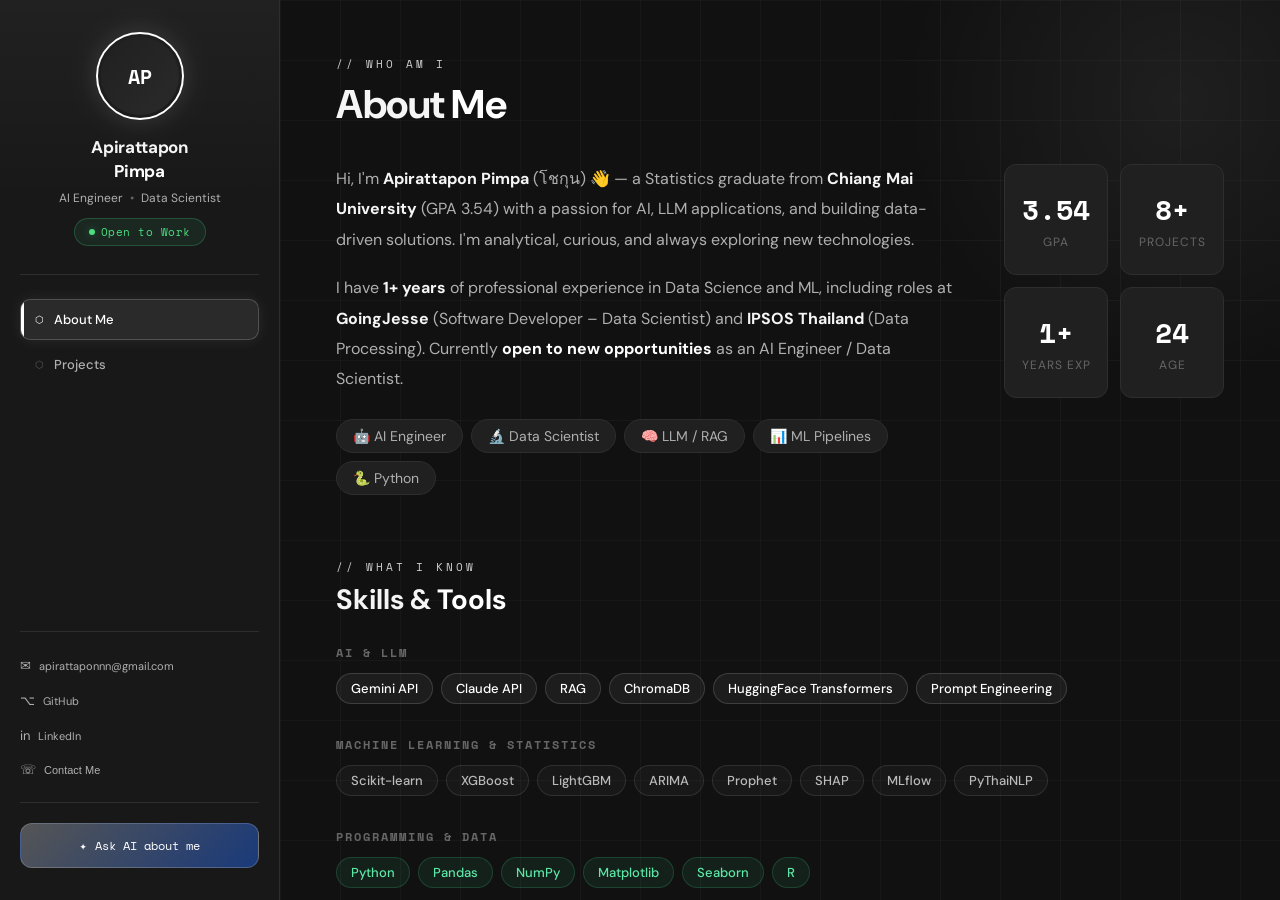
<file: frontend/index.html>
<!DOCTYPE html>
<html lang="en">
<head>
  <meta charset="UTF-8" />
  <meta name="viewport" content="width=device-width, initial-scale=1.0" />
  <title>Apirattapon Pimpa — AI Engineer</title>
  <meta name="description" content="AI Engineer & Data Scientist portfolio — Apirattapon Pimpa (โชกุน). Specializing in LLM, RAG, ML pipelines, and NLP." />
  <link rel="preconnect" href="https://fonts.googleapis.com" />
  <link href="https://fonts.googleapis.com/css2?family=Space+Mono:wght@400;700&family=DM+Sans:wght@300;400;500;600&display=swap" rel="stylesheet" />
  <link rel="stylesheet" href="css/main.css" />
  <link rel="stylesheet" href="css/sidebar.css" />
  <link rel="stylesheet" href="css/cards.css" />
  <link rel="stylesheet" href="css/animations.css" />
  <link rel="stylesheet" href="css/chatbot.css" />
</head>
<body>

  <!-- SIDEBAR -->
  <aside class="sidebar" id="sidebar">
    <div class="sidebar-header">
      <div class="avatar-ring">
        <div class="avatar-placeholder">AP</div>
      </div>
      <h2 class="sidebar-name">Apirattapon<br/><span>Pimpa</span></h2>
      <p class="sidebar-role">AI Engineer <span class="dot">•</span> Data Scientist</p>
      <div class="status-badge">
        <span class="status-dot"></span> Open to Work
      </div>
    </div>

    <nav class="sidebar-nav">
      <a href="#about" class="nav-item active" data-section="about">
        <span class="nav-icon">⬡</span> About Me
      </a>
      <a href="#projects" class="nav-item" data-section="projects">
        <span class="nav-icon">⬡</span> Projects
      </a>
    </nav>

    <div class="sidebar-contacts">
      <a href="mailto:apirattaponnn@gmail.com" class="contact-link">
        <span>✉</span> apirattaponnn@gmail.com
      </a>
      <a href="https://github.com/Naminshxn31" target="_blank" class="contact-link">
        <span>⌥</span> GitHub
      </a>
      <a href="https://www.linkedin.com/in/apirattapon-pimpa-913632317/" target="_blank" class="contact-link">
        <span>in</span> LinkedIn
      </a>
      <button class="contact-link contact-btn" id="contactBtn">
        <span>☏</span> Contact Me
      </button>
    </div>

    <button class="chat-toggle" id="chatToggle">
      <span>✦</span> Ask AI about me
    </button>
  </aside>

  <!-- MAIN CONTENT -->
  <main class="main-content" id="mainContent">

    <!-- MOBILE HEADER -->
    <header class="mobile-header">
      <button class="menu-btn" id="menuBtn">☰</button>
      <span class="mobile-title">Apirattapon.dev</span>
    </header>

    <!-- SECTIONS -->
    <div class="sections-wrapper">
      <section id="about" class="section active-section">
        <div id="about-content"></div>
      </section>
      <section id="projects" class="section">
        <div id="projects-content"></div>
      </section>
    </div>
  </main>

  <!-- CHATBOT PANEL -->
  <div class="chatbot-panel" id="chatbotPanel">
    <div class="chatbot-header">
      <div class="chatbot-title">
        <span class="chatbot-dot"></span>
        <span>AI Assistant</span>
      </div>
      <button class="chatbot-close" id="chatClose">✕</button>
    </div>
    <div class="chatbot-messages" id="chatMessages">
      <div class="chat-msg bot">
        <p>Hi! I'm an AI that knows Apirattapon well 👋<br/>Ask me about skills, projects, or experience!</p>
      </div>
    </div>
    <div class="chatbot-input-area">
      <input type="text" id="chatInput" placeholder="Ask about Apirattapon..." />
      <button id="chatSend">➤</button>
    </div>
  </div>

  <div class="overlay" id="overlay"></div>

  <!-- CONTACT MODAL -->
  <div class="contact-modal" id="contactModal">
    <div class="contact-modal-box">
      <div class="contact-modal-header">
        <h3>Get in Touch</h3>
        <button class="contact-modal-close" id="contactClose">✕</button>
      </div>
      <form class="contact-form" id="contactForm">
        <div class="form-group">
          <label>Your Name</label>
          <input type="text" id="formName" placeholder="John Doe" required />
        </div>
        <div class="form-group">
          <label>Your Email</label>
          <input type="email" id="formEmail" placeholder="john@example.com" required />
        </div>
        <div class="form-group">
          <label>Message</label>
          <textarea id="formMessage" placeholder="Hi Apirattapon, I'd like to..." rows="4" required></textarea>
        </div>
        <button type="submit" class="contact-submit">Send Message ➤</button>
      </form>
      <div class="contact-info-row">
        <a href="mailto:apirattaponnn@gmail.com" class="contact-info-link">✉ apirattaponnn@gmail.com</a>
        <span class="contact-info-link">☏ 096-369-8747</span>
      </div>
    </div>
  </div>

  <script src="js/projects.js"></script>
  <script src="js/main.js"></script>
  <script src="js/chatbot-ui.js"></script>
</body>
</html>
</file>
<file: frontend/css/main.css>
/* ===== CSS VARIABLES ===== */
:root {
  --bg-primary: #111111;
  --bg-secondary: #181818;
  --bg-card: #202020;
  --bg-hover: #2a2a2a;
  --accent: #ffffff;
  --accent-dim: #555555;
  --accent-glow: rgba(255, 255, 255, 0.08);
  --accent-glow-strong: rgba(255, 255, 255, 0.15);
  --green: #4ade80;
  --yellow: #fbbf24;
  --red: #f87171;
  --purple: #b0b0b0;
  --text-primary: #f5f5f5;
  --text-secondary: #b0b0b0;
  --text-dim: #666666;
  --border: #2e2e2e;
  --border-accent: rgba(255, 255, 255, 0.18);
  --sidebar-width: 280px;
  --font-mono: 'Space Mono', monospace;
  --font-body: 'DM Sans', sans-serif;
}

/* ===== RESET ===== */
*, *::before, *::after { box-sizing: border-box; margin: 0; padding: 0; }

html { scroll-behavior: smooth; }

body {
  background: var(--bg-primary);
  color: var(--text-primary);
  font-family: var(--font-body);
  display: flex;
  min-height: 100vh;
  overflow-x: hidden;
}

a { text-decoration: none; color: inherit; }

/* ===== LAYOUT ===== */
.main-content {
  margin-left: var(--sidebar-width);
  flex: 1;
  height: 100vh;
  overflow-y: auto;
  background: var(--bg-primary);
  position: relative;
}

/* Grid background pattern */
.main-content::before {
  content: '';
  position: fixed;
  top: 0; left: var(--sidebar-width); right: 0; bottom: 0;
  background-image:
    linear-gradient(rgba(255, 255, 255, 0.03) 1px, transparent 1px),
    linear-gradient(90deg, rgba(255, 255, 255, 0.03) 1px, transparent 1px);
  background-size: 60px 60px;
  pointer-events: none;
  z-index: 0;
}

/* Gradient orb top-right */
.main-content::after {
  content: '';
  position: fixed;
  top: -200px; right: -200px;
  width: 600px; height: 600px;
  background: radial-gradient(circle, rgba(255, 255, 255, 0.06) 0%, transparent 70%);
  pointer-events: none;
  z-index: 0;
}

.sections-wrapper {
  padding: 56px 56px 80px;
  max-width: 1200px;
  margin: 0 auto;
  position: relative;
  z-index: 1;
}

/* ===== SECTION ===== */
.section {
  display: none;
  animation: fadeIn 0.5s cubic-bezier(0.22, 1, 0.36, 1);
}
.section.active-section { display: block; }

/* ===== SECTION HEADER ===== */
.section-label {
  font-family: var(--font-mono);
  font-size: 11px;
  color: var(--accent);
  letter-spacing: 3px;
  text-transform: uppercase;
  margin-bottom: 8px;
  opacity: 0.8;
}
.section-title {
  font-size: 40px;
  font-weight: 700;
  color: var(--text-primary);
  margin-bottom: 36px;
  line-height: 1.2;
  letter-spacing: -0.5px;
}
.section-title span { color: var(--accent); }

/* ===== MOBILE HEADER ===== */
.mobile-header {
  display: none;
  align-items: center;
  gap: 16px;
  padding: 16px 24px;
  background: rgba(17, 19, 24, 0.9);
  backdrop-filter: blur(12px);
  -webkit-backdrop-filter: blur(12px);
  border-bottom: 1px solid var(--border);
  position: sticky;
  top: 0;
  z-index: 100;
}
.menu-btn {
  background: none;
  border: 1px solid var(--border);
  color: var(--text-primary);
  width: 36px;
  height: 36px;
  border-radius: 8px;
  cursor: pointer;
  font-size: 16px;
  transition: border-color 0.2s;
}
.menu-btn:hover { border-color: var(--accent); }
.mobile-title {
  font-family: var(--font-mono);
  font-size: 14px;
  color: var(--accent);
}

/* ===== OVERLAY ===== */
.overlay {
  display: none;
  position: fixed;
  inset: 0;
  background: rgba(0,0,0,0.6);
  backdrop-filter: blur(4px);
  z-index: 150;
}
.overlay.active { display: block; }

/* ===== CONTACT MODAL ===== */
.contact-modal {
  display: none;
  position: fixed;
  inset: 0;
  z-index: 500;
  align-items: center;
  justify-content: center;
  padding: 20px;
}
.contact-modal.open { display: flex; }

.contact-modal-box {
  background: var(--bg-secondary);
  border: 1px solid var(--border-accent);
  border-radius: 20px;
  padding: 32px;
  width: 100%;
  max-width: 440px;
  box-shadow: 0 24px 64px rgba(0,0,0,0.5);
  animation: fadeIn 0.3s cubic-bezier(0.22,1,0.36,1);
  position: relative;
  z-index: 501;
}
.contact-modal-header {
  display: flex;
  justify-content: space-between;
  align-items: center;
  margin-bottom: 24px;
}
.contact-modal-header h3 {
  font-size: 18px;
  font-weight: 600;
  color: var(--text-primary);
}
.contact-modal-close {
  background: none;
  border: none;
  color: var(--text-dim);
  cursor: pointer;
  font-size: 16px;
  width: 30px; height: 30px;
  border-radius: 8px;
  transition: all 0.2s;
  display: flex; align-items: center; justify-content: center;
}
.contact-modal-close:hover { background: var(--bg-hover); color: var(--text-primary); }

.contact-form { display: flex; flex-direction: column; gap: 16px; }
.form-group { display: flex; flex-direction: column; gap: 6px; }
.form-group label { font-size: 12px; color: var(--text-dim); letter-spacing: 1px; text-transform: uppercase; font-family: var(--font-mono); }
.form-group input, .form-group textarea {
  background: var(--bg-card);
  border: 1px solid var(--border);
  border-radius: 10px;
  padding: 10px 14px;
  color: var(--text-primary);
  font-size: 14px;
  font-family: var(--font-body);
  outline: none;
  transition: border-color 0.2s;
  resize: none;
}
.form-group input:focus, .form-group textarea:focus { border-color: var(--border-accent); }
.form-group input::placeholder, .form-group textarea::placeholder { color: var(--text-dim); }

.contact-submit {
  background: var(--accent);
  border: none;
  border-radius: 10px;
  padding: 12px;
  color: #000;
  font-size: 14px;
  font-weight: 600;
  cursor: pointer;
  transition: all 0.2s;
  margin-top: 4px;
}
.contact-submit:hover { opacity: 0.85; transform: translateY(-1px); }

.contact-info-row {
  display: flex;
  flex-direction: column;
  gap: 6px;
  margin-top: 20px;
  padding-top: 16px;
  border-top: 1px solid var(--border);
}
.contact-info-link {
  font-size: 12px;
  color: var(--text-secondary);
  text-decoration: none;
  transition: color 0.2s;
}
a.contact-info-link:hover { color: var(--accent); }

/* contact button in sidebar */
.contact-btn {
  background: none;
  border: none;
  cursor: pointer;
  text-align: left;
  width: 100%;
  padding: 5px 0;
  font-size: 11px;
}

/* ===== SCROLLBAR ===== */
::-webkit-scrollbar { width: 4px; }
::-webkit-scrollbar-track { background: var(--bg-primary); }
::-webkit-scrollbar-thumb { background: var(--accent-dim); border-radius: 4px; }
::-webkit-scrollbar-thumb:hover { background: var(--accent); }

/* ===== SCROLL REVEAL ===== */
.reveal {
  opacity: 0;
  transform: translateY(24px);
  transition: opacity 0.6s cubic-bezier(0.22, 1, 0.36, 1),
              transform 0.6s cubic-bezier(0.22, 1, 0.36, 1);
}
.reveal.visible {
  opacity: 1;
  transform: translateY(0);
}

/* ===== ANIMATIONS ===== */
@keyframes fadeIn {
  from { opacity: 0; transform: translateY(16px); }
  to   { opacity: 1; transform: translateY(0); }
}

/* ===== SELECTION ===== */
::selection {
  background: rgba(255, 255, 255, 0.3);
  color: #fff;
}

/* ===== RESPONSIVE ===== */
@media (max-width: 768px) {
  .main-content { margin-left: 0; }
  .main-content::before { left: 0; }
  .mobile-header { display: flex; }
  .sections-wrapper { padding: 24px 20px 60px; }
  .section-title { font-size: 28px; }
}
</file>
<file: frontend/css/sidebar.css>
/* ===== SIDEBAR ===== */
.sidebar {
  width: var(--sidebar-width);
  background: var(--bg-secondary);
  border-right: 1px solid var(--border);
  height: 100vh;
  position: fixed;
  left: 0; top: 0;
  display: flex;
  flex-direction: column;
  padding: 32px 20px;
  z-index: 200;
  overflow-y: auto;
}

/* Subtle gradient on sidebar */
.sidebar::before {
  content: '';
  position: absolute;
  top: 0; left: 0; right: 0;
  height: 200px;
  background: linear-gradient(180deg, rgba(255, 255, 255, 0.04) 0%, transparent 100%);
  pointer-events: none;
}

/* HEADER */
.sidebar-header {
  text-align: center;
  padding-bottom: 28px;
  border-bottom: 1px solid var(--border);
  margin-bottom: 24px;
  position: relative;
}

.avatar-ring {
  width: 88px; height: 88px;
  border-radius: 50%;
  border: 2px solid var(--accent);
  padding: 3px;
  margin: 0 auto 16px;
  box-shadow: 0 0 24px var(--accent-glow), 0 0 48px rgba(255, 255, 255, 0.08);
  transition: box-shadow 0.3s ease;
}
.avatar-ring:hover {
  box-shadow: 0 0 32px var(--accent-glow-strong), 0 0 64px rgba(255, 255, 255, 0.12);
}
.avatar-placeholder {
  width: 100%; height: 100%;
  border-radius: 50%;
  background: linear-gradient(135deg, var(--bg-card), var(--bg-hover));
  display: flex;
  align-items: center;
  justify-content: center;
  font-family: var(--font-mono);
  font-size: 20px;
  font-weight: 700;
  color: var(--accent);
}

.sidebar-name {
  font-size: 17px;
  font-weight: 700;
  color: var(--text-primary);
  line-height: 1.4;
  margin-bottom: 6px;
  letter-spacing: -0.3px;
}
.sidebar-name span { color: var(--accent); }

.sidebar-role {
  font-size: 12px;
  color: var(--text-secondary);
  margin-bottom: 12px;
}
.dot { margin: 0 4px; color: var(--text-dim); }

.status-badge {
  display: inline-flex;
  align-items: center;
  gap: 6px;
  background: rgba(61, 214, 140, 0.08);
  border: 1px solid rgba(61, 214, 140, 0.25);
  border-radius: 20px;
  padding: 5px 14px;
  font-size: 11px;
  color: var(--green);
  font-family: var(--font-mono);
  letter-spacing: 0.5px;
}
.status-dot {
  width: 6px; height: 6px;
  border-radius: 50%;
  background: var(--green);
  animation: pulse 2s infinite;
  box-shadow: 0 0 8px rgba(61, 214, 140, 0.4);
}

/* NAV */
.sidebar-nav {
  flex: 1;
  display: flex;
  flex-direction: column;
  gap: 4px;
  margin-bottom: 24px;
  position: relative;
}

.nav-item {
  display: flex;
  align-items: center;
  gap: 10px;
  padding: 11px 14px;
  border-radius: 10px;
  font-size: 13px;
  font-weight: 500;
  color: var(--text-secondary);
  cursor: pointer;
  transition: all 0.2s ease;
  border: 1px solid transparent;
  position: relative;
  overflow: hidden;
}
.nav-item:hover {
  background: var(--bg-hover);
  color: var(--text-primary);
}
.nav-item.active {
  background: var(--accent-glow);
  border-color: var(--border-accent);
  color: var(--accent);
  box-shadow: 0 0 16px rgba(255, 255, 255, 0.08);
}
.nav-icon {
  font-size: 10px;
  opacity: 0.4;
  transition: opacity 0.2s;
}
.nav-item:hover .nav-icon { opacity: 0.7; }
.nav-item.active .nav-icon { opacity: 1; }

/* CONTACTS */
.sidebar-contacts {
  display: flex;
  flex-direction: column;
  gap: 8px;
  padding: 20px 0;
  border-top: 1px solid var(--border);
  border-bottom: 1px solid var(--border);
  margin-bottom: 20px;
  position: relative;
}
.contact-link {
  display: flex;
  align-items: center;
  gap: 8px;
  font-size: 11px;
  color: var(--text-secondary);
  padding: 5px 0;
  transition: all 0.2s;
  word-break: break-all;
}
.contact-link:hover {
  color: var(--accent);
  transform: translateX(4px);
}
.contact-link span { font-size: 13px; flex-shrink: 0; }

/* CHAT TOGGLE */
.chat-toggle {
  width: 100%;
  padding: 13px;
  background: linear-gradient(135deg, var(--accent-dim), #1a3a7a);
  border: 1px solid var(--border-accent);
  border-radius: 12px;
  color: var(--accent);
  font-family: var(--font-mono);
  font-size: 12px;
  cursor: pointer;
  transition: all 0.3s ease;
  display: flex;
  align-items: center;
  justify-content: center;
  gap: 8px;
  position: relative;
  overflow: hidden;
}
.chat-toggle::before {
  content: '';
  position: absolute;
  top: 0; left: -100%;
  width: 100%; height: 100%;
  background: linear-gradient(90deg, transparent, rgba(255, 255, 255, 0.1), transparent);
  transition: left 0.5s ease;
}
.chat-toggle:hover::before { left: 100%; }
.chat-toggle:hover {
  background: linear-gradient(135deg, #333333, #222222);
  box-shadow: 0 0 24px var(--accent-glow), 0 4px 16px rgba(0,0,0,0.3);
  transform: translateY(-2px);
}

/* PULSE ANIMATION */
@keyframes pulse {
  0%, 100% { opacity: 1; }
  50% { opacity: 0.3; }
}

/* MOBILE SIDEBAR */
@media (max-width: 768px) {
  .sidebar {
    transform: translateX(-100%);
    transition: transform 0.3s cubic-bezier(0.22, 1, 0.36, 1);
    z-index: 300;
  }
  .sidebar.open { transform: translateX(0); }
}
</file>
<file: frontend/css/cards.css>
/* ===== PROJECT CARDS ===== */
.projects-grid {
  display: grid;
  grid-template-columns: repeat(auto-fill, minmax(280px, 1fr));
  gap: 20px;
}

.project-card {
  background: var(--bg-card);
  border: 1px solid var(--border);
  border-radius: 16px;
  padding: 24px;
  display: flex;
  flex-direction: column;
  gap: 12px;
  transition: all 0.3s cubic-bezier(0.22, 1, 0.36, 1);
  cursor: default;
  position: relative;
  overflow: hidden;
}

/* Subtle top gradient on hover */
.project-card::before {
  content: '';
  position: absolute;
  top: 0; left: 0; right: 0;
  height: 2px;
  background: linear-gradient(90deg, #555555, #ffffff);
  opacity: 0;
  transition: opacity 0.3s ease;
}
.project-card:hover::before { opacity: 1; }

.project-card:hover {
  border-color: var(--border-accent);
  transform: translateY(-6px);
  box-shadow:
    0 16px 48px rgba(0,0,0,0.3),
    0 0 24px rgba(255, 255, 255, 0.06);
}

.project-card-header {
  display: flex;
  justify-content: space-between;
  align-items: center;
}
.project-icon { font-size: 32px; }

.project-status {
  font-family: var(--font-mono);
  font-size: 10px;
  padding: 4px 10px;
  border-radius: 20px;
  border: 1px solid;
  letter-spacing: 0.5px;
}
.status-green { background: rgba(61,214,140,0.08); border-color: rgba(61,214,140,0.25); color: var(--green); }
.status-yellow { background: rgba(245,197,66,0.08); border-color: rgba(245,197,66,0.25); color: var(--yellow); }
.status-red { background: rgba(247,110,110,0.08); border-color: rgba(247,110,110,0.25); color: var(--red); }

.project-type {
  font-family: var(--font-mono);
  font-size: 10px;
  padding: 4px 10px;
  border-radius: 20px;
  letter-spacing: 0.5px;
  border: 1px solid;
}
/* Personal Project — green */
.type-personal {
  background: rgba(61,214,140,0.08);
  border-color: rgba(61,214,140,0.25);
  color: var(--green);
}
/* Research — gray */
.type-research {
  background: rgba(255,255,255,0.05);
  border-color: rgba(255,255,255,0.12);
  color: var(--text-secondary);
}

.project-title {
  font-size: 17px;
  font-weight: 700;
  color: var(--text-primary);
  letter-spacing: -0.2px;
}
.project-desc {
  font-size: 14px;
  color: var(--text-secondary);
  line-height: 1.7;
  flex: 1;
}
.project-metrics {
  display: flex;
  flex-direction: column;
  gap: 4px;
  background: rgba(255,255,255,0.03);
  border: 1px solid rgba(255,255,255,0.08);
  border-radius: 10px;
  padding: 10px 14px;
}
.metric {
  font-size: 12px;
  font-family: var(--font-mono);
  color: var(--green);
  letter-spacing: 0.3px;
}
.project-tags {
  display: flex;
  flex-wrap: wrap;
  gap: 6px;
}
.tag {
  background: var(--bg-hover);
  border: 1px solid var(--border);
  border-radius: 6px;
  padding: 3px 8px;
  font-size: 11px;
  color: var(--text-dim);
  font-family: var(--font-mono);
  transition: all 0.2s;
}
.project-card:hover .tag {
  border-color: rgba(255, 255, 255, 0.15);
  color: var(--text-secondary);
}
.project-links {
  display: flex;
  gap: 10px;
  margin-top: 4px;
}
.btn-outline, .btn-filled {
  padding: 8px 18px;
  border-radius: 8px;
  font-size: 12px;
  font-family: var(--font-mono);
  transition: all 0.2s;
  cursor: pointer;
}
.btn-outline {
  background: transparent;
  border: 1px solid var(--border);
  color: var(--text-secondary);
}
.btn-outline:hover {
  border-color: var(--accent);
  color: var(--accent);
  box-shadow: 0 0 12px rgba(255, 255, 255, 0.1);
}
.btn-filled {
  background: var(--accent);
  border: 1px solid var(--accent);
  color: #fff;
}
.btn-filled:hover {
  background: #cccccc;
  box-shadow: 0 0 16px rgba(255, 255, 255, 0.3);
}
</file>
<file: frontend/css/animations.css>
/* ===== FADE IN UP (project cards) ===== */
.fade-in-up {
  opacity: 0;
  transform: translateY(24px);
  animation: fadeInUp 0.6s cubic-bezier(0.22, 1, 0.36, 1) forwards;
}
.project-card:nth-child(1) { animation-delay: 0.05s; }
.project-card:nth-child(2) { animation-delay: 0.1s; }
.project-card:nth-child(3) { animation-delay: 0.15s; }
.project-card:nth-child(4) { animation-delay: 0.2s; }
.project-card:nth-child(5) { animation-delay: 0.25s; }

@keyframes fadeInUp {
  to { opacity: 1; transform: translateY(0); }
}

/* ===== NAV ACTIVE INDICATOR ===== */
.nav-item::after {
  content: '';
  position: absolute;
  left: 0; top: 0;
  width: 3px; height: 100%;
  background: var(--accent);
  border-radius: 2px;
  transform: scaleY(0);
  transition: transform 0.2s cubic-bezier(0.22, 1, 0.36, 1);
}
.nav-item.active::after { transform: scaleY(1); }

/* ===== STAT CARDS ===== */
.stat-card {
  transition: transform 0.3s cubic-bezier(0.22, 1, 0.36, 1), box-shadow 0.3s ease, border-color 0.3s ease;
}
.stat-card:hover {
  transform: translateY(-4px);
  box-shadow: 0 12px 32px rgba(255, 255, 255, 0.1);
  border-color: var(--border-accent);
}

/* ===== SECTION TRANSITION ===== */
.section.active-section {
  animation: fadeIn 0.5s cubic-bezier(0.22, 1, 0.36, 1);
}

/* ===== BADGE HOVER ===== */
.badge {
  transition: transform 0.2s ease, box-shadow 0.2s ease;
}
.badge:hover {
  transform: translateY(-2px);
  box-shadow: 0 4px 12px rgba(0,0,0,0.2);
}

/* ===== TIMELINE CONTENT HOVER ===== */
.timeline-content {
  transition: border-color 0.3s ease, box-shadow 0.3s ease, transform 0.3s cubic-bezier(0.22, 1, 0.36, 1);
}
.timeline-content:hover {
  border-color: var(--border-accent);
  box-shadow: 0 8px 32px rgba(0,0,0,0.2);
  transform: translateX(4px);
}

/* ===== ABOUT TAGS ===== */
.about-tag {
  transition: all 0.2s ease;
}
.about-tag:hover {
  border-color: var(--border-accent);
  color: var(--accent);
  transform: translateY(-2px);
}

/* ===== GLOW KEYFRAME ===== */
@keyframes glow {
  0%, 100% { box-shadow: 0 0 20px var(--accent-glow); }
  50% { box-shadow: 0 0 32px var(--accent-glow-strong); }
}
</file>
<file: frontend/css/chatbot.css>
/* ===== CHATBOT PANEL ===== */
.chatbot-panel {
  position: fixed;
  bottom: 24px; right: 24px;
  width: 360px;
  background: var(--bg-secondary);
  border: 1px solid var(--border-accent);
  border-radius: 20px;
  display: flex;
  flex-direction: column;
  box-shadow:
    0 20px 60px rgba(0,0,0,0.5),
    0 0 32px rgba(255, 255, 255, 0.08);
  z-index: 400;
  transform: translateY(20px) scale(0.95);
  opacity: 0;
  pointer-events: none;
  transition: all 0.3s cubic-bezier(0.22, 1, 0.36, 1);
  max-height: 500px;
  backdrop-filter: blur(12px);
  -webkit-backdrop-filter: blur(12px);
}
.chatbot-panel.open {
  transform: translateY(0) scale(1);
  opacity: 1;
  pointer-events: all;
}

.chatbot-header {
  display: flex;
  justify-content: space-between;
  align-items: center;
  padding: 16px 20px;
  border-bottom: 1px solid var(--border);
}
.chatbot-title {
  display: flex;
  align-items: center;
  gap: 8px;
  font-family: var(--font-mono);
  font-size: 13px;
  color: var(--accent);
}
.chatbot-dot {
  width: 8px; height: 8px;
  border-radius: 50%;
  background: var(--green);
  animation: pulse 2s infinite;
  box-shadow: 0 0 8px rgba(61, 214, 140, 0.4);
}
.chatbot-close {
  background: none;
  border: none;
  color: var(--text-dim);
  cursor: pointer;
  font-size: 14px;
  transition: all 0.2s;
  width: 28px; height: 28px;
  border-radius: 6px;
  display: flex;
  align-items: center;
  justify-content: center;
}
.chatbot-close:hover {
  color: var(--text-primary);
  background: var(--bg-hover);
}

.chatbot-messages {
  flex: 1;
  overflow-y: auto;
  padding: 16px 20px;
  display: flex;
  flex-direction: column;
  gap: 12px;
}

.chat-msg {
  max-width: 85%;
  animation: msgIn 0.3s cubic-bezier(0.22, 1, 0.36, 1);
}
.chat-msg.bot { align-self: flex-start; }
.chat-msg.user { align-self: flex-end; }

.chat-msg p {
  padding: 10px 14px;
  border-radius: 14px;
  font-size: 13px;
  line-height: 1.6;
}
.chat-msg.bot p {
  background: var(--bg-card);
  border: 1px solid var(--border);
  color: var(--text-secondary);
  border-bottom-left-radius: 4px;
}
.chat-msg.user p {
  background: linear-gradient(135deg, #444444, #333333);
  color: #fff;
  border-bottom-right-radius: 4px;
  box-shadow: 0 4px 12px rgba(255, 255, 255, 0.2);
}

.chatbot-input-area {
  display: flex;
  gap: 8px;
  padding: 12px 16px;
  border-top: 1px solid var(--border);
}
#chatInput {
  flex: 1;
  background: var(--bg-card);
  border: 1px solid var(--border);
  border-radius: 10px;
  padding: 10px 14px;
  color: var(--text-primary);
  font-size: 13px;
  outline: none;
  font-family: var(--font-body);
  transition: border-color 0.2s, box-shadow 0.2s;
}
#chatInput:focus {
  border-color: var(--border-accent);
  box-shadow: 0 0 12px rgba(255, 255, 255, 0.1);
}
#chatInput::placeholder { color: var(--text-dim); }

#chatSend {
  background: var(--accent);
  border: none;
  border-radius: 10px;
  width: 38px;
  height: 38px;
  color: #fff;
  cursor: pointer;
  font-size: 14px;
  transition: all 0.2s;
  display: flex;
  align-items: center;
  justify-content: center;
}
#chatSend:hover {
  background: #cccccc;
  box-shadow: 0 0 16px rgba(255, 255, 255, 0.3);
  transform: scale(1.05);
}

/* Typing dots animation */
.typing {
  position: relative;
  color: transparent !important;
}
.typing::after {
  content: '●  ●  ●';
  position: absolute;
  left: 14px; top: 50%; transform: translateY(-50%);
  color: var(--text-dim);
  font-size: 10px;
  letter-spacing: 2px;
  animation: typingDots 1.2s infinite;
}
@keyframes typingDots {
  0%, 100% { opacity: 0.3; }
  50% { opacity: 1; }
}

#chatSend:disabled {
  opacity: 0.4;
  cursor: not-allowed;
}

@keyframes msgIn {
  from { opacity: 0; transform: translateY(8px); }
  to   { opacity: 1; transform: translateY(0); }
}

@media (max-width: 480px) {
  .chatbot-panel { width: calc(100vw - 32px); right: 16px; bottom: 16px; }
}
</file>
